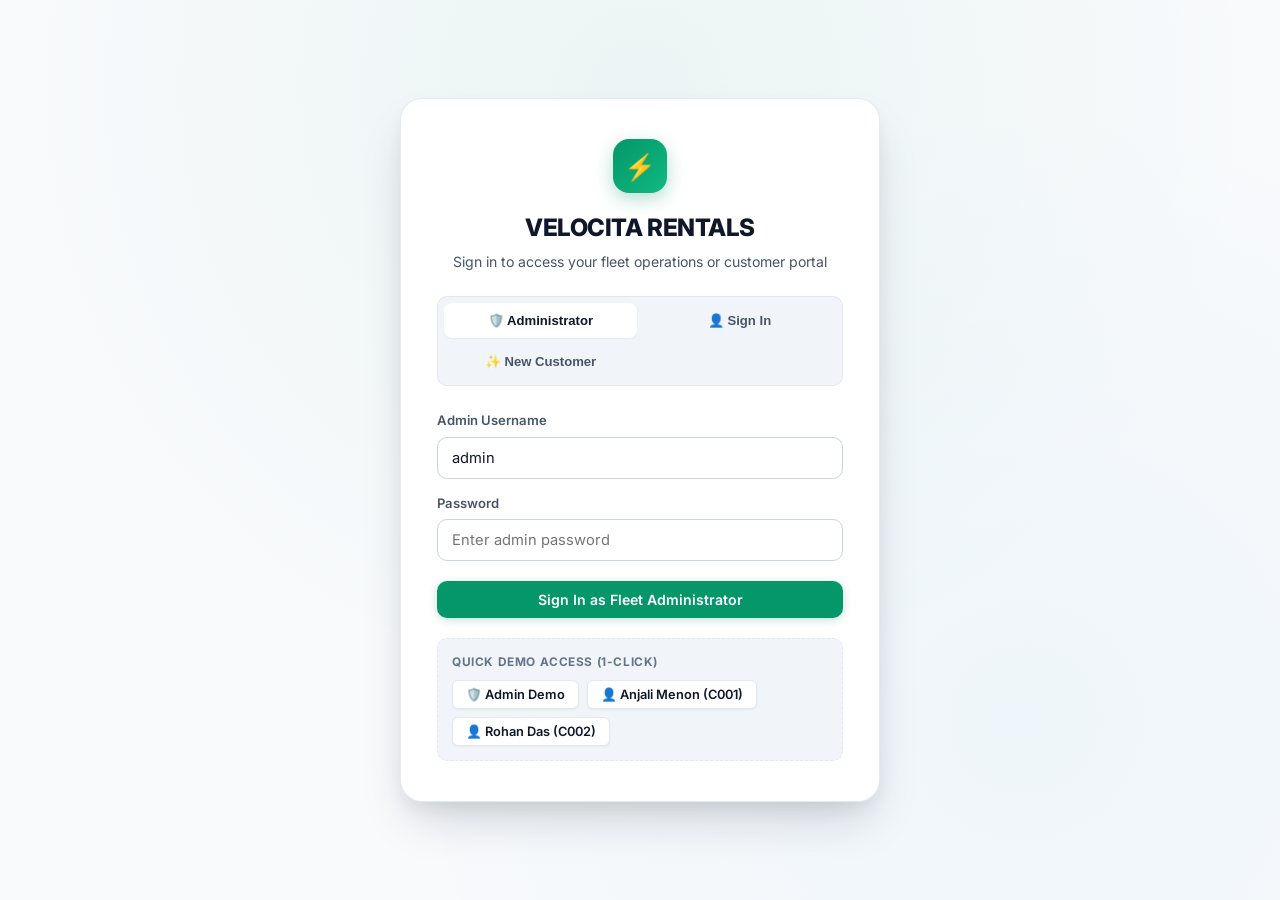
<file: index.html>
<!DOCTYPE html>
<html lang="en">
<head>
  <meta charset="UTF-8">
  <meta http-equiv="refresh" content="0; url=web/index.html">
  <title>Velocita — Vehicle Rental System</title>
  <script>
    window.location.replace("web/index.html");
  </script>
</head>
<body style="font-family: system-ui, -apple-system, sans-serif; display: flex; align-items: center; justify-content: center; height: 100vh; margin: 0; background: #f8fafc; color: #334155;">
  <div style="text-align: center; padding: 24px; background: white; border-radius: 12px; box-shadow: 0 4px 12px rgba(0,0,0,0.06); max-width: 420px;">
    <div style="font-size: 2.2rem; margin-bottom: 8px;">⚡</div>
    <h2 style="margin: 0 0 8px 0; font-size: 1.25rem; font-weight: 700; color: #0f172a;">Velocita Rental System</h2>
    <p style="margin: 0 0 16px 0; font-size: 0.9rem; color: #64748b;">Launching application...</p>
    <a href="web/index.html" style="display: inline-block; padding: 10px 20px; background: #0284c7; color: white; border-radius: 8px; text-decoration: none; font-weight: 600; font-size: 0.88rem;">Open Portal</a>
  </div>
</body>
</html>
</file>
<file: web/style.css>
/* ==========================================================================
   VELOCITA FLEET & VEHICLE RENTAL SYSTEM - ELEGANT LIGHT DESIGN SYSTEM
   Modern, minimalist, Scandinavian-inspired light aesthetic.
   Clean typography, airy spacing, refined shadows, and soft ambient color tints.
   Includes Login Portal, Admin Dashboard, and User/Customer Portal.
   ========================================================================== */

:root {
  /* Surface & Canvas (Default: Premium Light Theme) */
  --bg-primary: #f8fafc;
  --bg-surface: #ffffff;
  --bg-surface-elevated: #f1f5f9;
  --bg-surface-hover: #e2e8f0;
  
  --border-subtle: #e2e8f0;
  --border-card: rgba(226, 232, 240, 0.9);
  --border-input: #cbd5e1;
  --border-focus: #059669;
  
  --text-main: #0f172a;
  --text-muted: #475569;
  --text-dim: #64748b;
  --text-light: #94a3b8;
  
  /* Brand & Status Accents */
  --accent-emerald: #059669;
  --accent-emerald-soft: #ecfdf5;
  --accent-emerald-border: #a7f3d0;
  --accent-emerald-glow: rgba(5, 150, 105, 0.12);
  
  --accent-amber: #d97706;
  --accent-amber-soft: #fffbeb;
  --accent-amber-border: #fde68a;
  --accent-amber-glow: rgba(217, 119, 6, 0.12);
  
  --accent-rose: #e11d48;
  --accent-rose-soft: #fff1f2;
  --accent-rose-border: #fecdd3;
  --accent-rose-glow: rgba(225, 29, 72, 0.12);
  
  --accent-blue: #0284c7;
  --accent-blue-soft: #f0f9ff;
  --accent-blue-border: #bae6fd;
  
  --accent-purple: #7c3aed;
  --accent-purple-soft: #faf5ff;
  
  --radius-xs: 6px;
  --radius-sm: 10px;
  --radius-md: 16px;
  --radius-lg: 22px;
  --radius-pill: 9999px;
  
  --font-sans: 'Inter', -apple-system, BlinkMacSystemFont, 'Segoe UI', Roboto, sans-serif;
  --shadow-subtle: 0 1px 2px 0 rgba(0, 0, 0, 0.05);
  --shadow-card: 0 1px 3px rgba(0, 0, 0, 0.04), 0 8px 24px -4px rgba(15, 23, 42, 0.04);
  --shadow-hover: 0 12px 28px -6px rgba(15, 23, 42, 0.09), 0 4px 10px -2px rgba(15, 23, 42, 0.03);
  --shadow-modal: 0 25px 50px -12px rgba(15, 23, 42, 0.18), 0 10px 20px -5px rgba(15, 23, 42, 0.08);
  --transition: all 0.2s cubic-bezier(0.16, 1, 0.3, 1);
}

/* Optional Dark Theme Override */
[data-theme="dark"] {
  --bg-primary: #0b0f19;
  --bg-surface: #111827;
  --bg-surface-elevated: #1e293b;
  --bg-surface-hover: #26334d;
  --border-subtle: rgba(255, 255, 255, 0.08);
  --border-card: rgba(255, 255, 255, 0.08);
  --border-input: #334155;
  --border-focus: #10b981;
  --text-main: #f8fafc;
  --text-muted: #94a3b8;
  --text-dim: #64748b;
  --text-light: #475569;
  
  --accent-emerald: #10b981;
  --accent-emerald-soft: rgba(16, 185, 129, 0.15);
  --accent-emerald-border: rgba(16, 185, 129, 0.3);
  --accent-amber: #f59e0b;
  --accent-amber-soft: rgba(245, 158, 11, 0.15);
  --accent-amber-border: rgba(245, 158, 11, 0.3);
  --accent-rose: #f43f5e;
  --accent-rose-soft: rgba(244, 63, 94, 0.15);
  --accent-rose-border: rgba(244, 63, 94, 0.3);
  --accent-blue: #38bdf8;
  --accent-blue-soft: rgba(56, 189, 248, 0.15);
  --shadow-card: 0 10px 30px -10px rgba(0, 0, 0, 0.5);
  --shadow-hover: 0 20px 40px -15px rgba(0, 0, 0, 0.7);
}

* {
  box-sizing: border-box;
  margin: 0;
  padding: 0;
}

body {
  font-family: var(--font-sans);
  background-color: var(--bg-primary);
  color: var(--text-main);
  line-height: 1.55;
  -webkit-font-smoothing: antialiased;
  min-height: 100vh;
  display: flex;
  flex-direction: column;
}

.hidden {
  display: none !important;
}

/* Container */
.container {
  max-width: 1240px;
  margin: 0 auto;
  padding: 0 24px;
  width: 100%;
}

/* ==========================================================================
   LOGIN / AUTHENTICATION PORTAL
   ========================================================================== */
.login-wrapper {
  min-height: 100vh;
  display: flex;
  align-items: center;
  justify-content: center;
  padding: 30px 20px;
  background: radial-gradient(circle at 50% 10%, rgba(5, 150, 105, 0.05), transparent 60%),
              radial-gradient(circle at 80% 80%, rgba(2, 132, 199, 0.04), transparent 50%),
              var(--bg-primary);
}

.login-card {
  background: var(--bg-surface);
  border: 1px solid var(--border-card);
  border-radius: var(--radius-lg);
  width: 100%;
  max-width: 480px;
  box-shadow: var(--shadow-modal);
  padding: 40px 36px;
  text-align: center;
  animation: modalPop 0.3s cubic-bezier(0.16, 1, 0.3, 1);
}

.login-brand-icon {
  width: 54px;
  height: 54px;
  border-radius: 16px;
  background: linear-gradient(135deg, #059669, #10b981);
  color: #ffffff;
  display: grid;
  place-items: center;
  font-size: 1.6rem;
  font-weight: 800;
  margin: 0 auto 16px;
  box-shadow: 0 6px 18px rgba(5, 150, 105, 0.3);
}

.login-title {
  font-size: 1.5rem;
  font-weight: 800;
  color: var(--text-main);
  letter-spacing: -0.02em;
}

.login-subtitle {
  color: var(--text-muted);
  font-size: 0.88rem;
  margin-top: 4px;
  margin-bottom: 24px;
}

.role-switcher-box {
  display: grid;
  grid-template-columns: repeat(auto-fit, minmax(130px, 1fr));
  gap: 6px;
  background: var(--bg-surface-elevated);
  padding: 6px;
  border-radius: var(--radius-sm);
  margin-bottom: 24px;
  border: 1px solid var(--border-subtle);
}

.role-tab-btn {
  background: transparent;
  border: none;
  padding: 10px 8px;
  border-radius: 8px;
  font-size: 0.82rem;
  font-weight: 700;
  color: var(--text-muted);
  cursor: pointer;
  display: flex;
  align-items: center;
  justify-content: center;
  gap: 8px;
  transition: var(--transition);
}

.role-tab-btn.active {
  background: var(--bg-surface);
  color: var(--text-main);
  box-shadow: var(--shadow-subtle);
}

.quick-demo-login-box {
  background: var(--bg-surface-elevated);
  border: 1px dashed var(--border-subtle);
  border-radius: var(--radius-sm);
  padding: 14px;
  margin-top: 20px;
  text-align: left;
}

.quick-demo-login-box h5 {
  font-size: 0.74rem;
  text-transform: uppercase;
  letter-spacing: 0.05em;
  color: var(--text-dim);
  margin-bottom: 8px;
}

.quick-btn-group {
  display: flex;
  gap: 8px;
  flex-wrap: wrap;
}

/* ==========================================================================
   HEADER & NAVIGATION
   ========================================================================== */
header.app-header {
  background: rgba(255, 255, 255, 0.92);
  backdrop-filter: blur(14px);
  -webkit-backdrop-filter: blur(14px);
  border-bottom: 1px solid var(--border-subtle);
  position: sticky;
  top: 0;
  z-index: 100;
  transition: var(--transition);
}

[data-theme="dark"] header.app-header {
  background: rgba(17, 24, 39, 0.88);
}

.header-inner {
  display: flex;
  align-items: center;
  justify-content: space-between;
  height: 72px;
  gap: 16px;
}

.brand {
  display: flex;
  align-items: center;
  gap: 12px;
  text-decoration: none;
  color: var(--text-main);
}

.brand-icon {
  width: 42px;
  height: 42px;
  border-radius: 12px;
  background: linear-gradient(135deg, #059669, #10b981);
  color: #ffffff;
  display: grid;
  place-items: center;
  font-size: 1.25rem;
  font-weight: 800;
  box-shadow: 0 4px 12px rgba(5, 150, 105, 0.25);
}

.brand-text h1 {
  font-size: 1.15rem;
  font-weight: 800;
  letter-spacing: -0.02em;
  color: var(--text-main);
}

.brand-text p {
  font-size: 0.72rem;
  color: var(--text-muted);
  text-transform: uppercase;
  letter-spacing: 0.06em;
  font-weight: 600;
}

.user-session-badge {
  display: inline-flex;
  align-items: center;
  gap: 8px;
  padding: 6px 14px;
  border-radius: var(--radius-pill);
  font-size: 0.82rem;
  font-weight: 600;
  background: var(--bg-surface-elevated);
  border: 1px solid var(--border-subtle);
  color: var(--text-main);
}

.user-session-badge .role-indicator {
  font-size: 0.72rem;
  font-weight: 700;
  padding: 2px 8px;
  border-radius: var(--radius-pill);
  text-transform: uppercase;
  letter-spacing: 0.04em;
}

.role-admin {
  background: var(--accent-purple-soft);
  color: var(--accent-purple);
}

.role-customer {
  background: var(--accent-blue-soft);
  color: var(--accent-blue);
}

.header-status-badge {
  display: inline-flex;
  align-items: center;
  gap: 8px;
  padding: 6px 14px;
  border-radius: var(--radius-pill);
  font-size: 0.78rem;
  font-weight: 600;
  background: var(--accent-emerald-soft);
  color: var(--accent-emerald);
  border: 1px solid var(--accent-emerald-border);
}

.pulse-dot {
  width: 8px;
  height: 8px;
  border-radius: 50%;
  background-color: var(--accent-emerald);
  box-shadow: 0 0 8px var(--accent-emerald);
  animation: pulse 2s infinite;
}

@keyframes pulse {
  0% { transform: scale(0.95); box-shadow: 0 0 0 0 rgba(5, 150, 105, 0.6); }
  70% { transform: scale(1); box-shadow: 0 0 0 8px rgba(5, 150, 105, 0); }
  100% { transform: scale(0.95); box-shadow: 0 0 0 0 rgba(5, 150, 105, 0); }
}

.header-actions {
  display: flex;
  align-items: center;
  gap: 10px;
}

/* Theme Toggle Button */
.theme-toggle-btn {
  background: var(--bg-surface-elevated);
  border: 1px solid var(--border-subtle);
  color: var(--text-muted);
  width: 38px;
  height: 38px;
  border-radius: var(--radius-sm);
  display: grid;
  place-items: center;
  cursor: pointer;
  font-size: 1rem;
  transition: var(--transition);
}

.theme-toggle-btn:hover {
  background: var(--bg-surface-hover);
  color: var(--text-main);
}

/* ==========================================================================
   BUTTONS
   ========================================================================== */
.btn {
  display: inline-flex;
  align-items: center;
  justify-content: center;
  gap: 8px;
  padding: 9px 18px;
  border-radius: var(--radius-sm);
  font-size: 0.88rem;
  font-weight: 600;
  font-family: inherit;
  cursor: pointer;
  border: 1px solid transparent;
  transition: var(--transition);
  text-decoration: none;
  white-space: nowrap;
}

.btn:active {
  transform: scale(0.98);
}

.btn-primary {
  background: var(--accent-emerald);
  color: #ffffff;
  box-shadow: 0 2px 8px rgba(5, 150, 105, 0.25);
}

.btn-primary:hover {
  background: #047857;
  box-shadow: 0 4px 14px rgba(5, 150, 105, 0.35);
}

.btn-secondary {
  background: var(--bg-surface);
  color: var(--text-main);
  border: 1px solid var(--border-subtle);
  box-shadow: var(--shadow-subtle);
}

.btn-secondary:hover {
  background: var(--bg-surface-elevated);
  border-color: #cbd5e1;
}

.btn-outline {
  background: transparent;
  color: var(--text-muted);
  border: 1px solid var(--border-subtle);
}

.btn-outline:hover {
  background: var(--bg-surface-elevated);
  color: var(--text-main);
  border-color: #cbd5e1;
}

.btn-danger {
  background: var(--accent-rose-soft);
  color: var(--accent-rose);
  border: 1px solid var(--accent-rose-border);
}

.btn-danger:hover {
  background: var(--accent-rose);
  color: #ffffff;
}

.btn-sm {
  padding: 6px 13px;
  font-size: 0.8rem;
  border-radius: var(--radius-xs);
}

.btn-block {
  width: 100%;
}

.btn:disabled {
  opacity: 0.45;
  cursor: not-allowed;
  transform: none;
  box-shadow: none;
}

/* ==========================================================================
   USER PANEL WELCOME BANNER
   ========================================================================== */
.user-welcome-banner {
  background: linear-gradient(135deg, #ffffff 0%, var(--bg-surface-elevated) 100%);
  border: 1px solid var(--border-card);
  border-radius: var(--radius-md);
  padding: 26px 30px;
  margin: 24px 0;
  display: flex;
  justify-content: space-between;
  align-items: center;
  flex-wrap: wrap;
  gap: 20px;
  box-shadow: var(--shadow-card);
}

.user-welcome-text h2 {
  font-size: 1.4rem;
  font-weight: 800;
  color: var(--text-main);
}

.user-welcome-text p {
  color: var(--text-muted);
  font-size: 0.9rem;
  margin-top: 4px;
}

/* ==========================================================================
   METRICS GRID
   ========================================================================== */
.metrics-grid {
  display: grid;
  grid-template-columns: repeat(auto-fit, minmax(210px, 1fr));
  gap: 16px;
  margin: 28px 0;
}

.metric-card {
  background: var(--bg-surface);
  border: 1px solid var(--border-card);
  border-radius: var(--radius-md);
  padding: 20px 22px;
  display: flex;
  align-items: center;
  gap: 16px;
  box-shadow: var(--shadow-card);
  transition: var(--transition);
}

.metric-card:hover {
  transform: translateY(-2px);
  box-shadow: var(--shadow-hover);
  border-color: #cbd5e1;
}

.metric-icon-box {
  width: 50px;
  height: 50px;
  border-radius: 14px;
  display: grid;
  place-items: center;
  font-size: 1.45rem;
  flex-shrink: 0;
}

.metric-icon-blue { background: var(--accent-blue-soft); color: var(--accent-blue); }
.metric-icon-green { background: var(--accent-emerald-soft); color: var(--accent-emerald); }
.metric-icon-amber { background: var(--accent-amber-soft); color: var(--accent-amber); }
.metric-icon-purple { background: var(--accent-purple-soft); color: var(--accent-purple); }

.metric-data h4 {
  font-size: 0.76rem;
  font-weight: 600;
  color: var(--text-muted);
  text-transform: uppercase;
  letter-spacing: 0.05em;
}

.metric-data .value {
  font-size: 1.65rem;
  font-weight: 800;
  line-height: 1.2;
  margin-top: 3px;
  color: var(--text-main);
  letter-spacing: -0.02em;
}

/* ==========================================================================
   NAV TABS
   ========================================================================== */
.tabs-nav {
  display: flex;
  gap: 8px;
  border-bottom: 1px solid var(--border-subtle);
  margin-bottom: 24px;
  overflow-x: auto;
  scrollbar-width: none;
}

.tabs-nav::-webkit-scrollbar {
  display: none;
}

.tab-btn {
  background: transparent;
  border: none;
  color: var(--text-muted);
  font-family: inherit;
  font-size: 0.92rem;
  font-weight: 600;
  padding: 12px 18px;
  cursor: pointer;
  position: relative;
  display: inline-flex;
  align-items: center;
  gap: 8px;
  white-space: nowrap;
  transition: var(--transition);
  border-radius: var(--radius-sm) var(--radius-sm) 0 0;
}

.tab-btn:hover {
  color: var(--text-main);
  background: rgba(0, 0, 0, 0.02);
}

.tab-btn.active {
  color: var(--accent-emerald);
}

.tab-btn.active::after {
  content: '';
  position: absolute;
  bottom: -1px;
  left: 0;
  right: 0;
  height: 2px;
  background: var(--accent-emerald);
  border-radius: 2px 2px 0 0;
}

/* Tab Panels */
.tab-content {
  display: none;
}

.tab-content.active {
  display: block;
  animation: fadeIn 0.25s ease;
}

@keyframes fadeIn {
  from { opacity: 0; transform: translateY(6px); }
  to { opacity: 1; transform: translateY(0); }
}

/* ==========================================================================
   TOOLBAR & FILTERS
   ========================================================================== */
.toolbar {
  background: var(--bg-surface);
  border: 1px solid var(--border-card);
  border-radius: var(--radius-md);
  padding: 16px 20px;
  display: flex;
  flex-wrap: wrap;
  align-items: center;
  justify-content: space-between;
  gap: 16px;
  margin-bottom: 24px;
  box-shadow: var(--shadow-card);
}

.search-input-wrap {
  position: relative;
  flex: 1;
  min-width: 260px;
}

.search-input-wrap input {
  width: 100%;
  background: var(--bg-surface-elevated);
  border: 1px solid var(--border-input);
  color: var(--text-main);
  padding: 10px 14px 10px 38px;
  border-radius: var(--radius-sm);
  font-family: inherit;
  font-size: 0.88rem;
  transition: var(--transition);
}

.search-input-wrap input:focus {
  outline: none;
  background: #ffffff;
  border-color: var(--accent-emerald);
  box-shadow: 0 0 0 3px var(--accent-emerald-glow);
}

.search-icon {
  position: absolute;
  left: 12px;
  top: 50%;
  transform: translateY(-50%);
  color: var(--text-dim);
  pointer-events: none;
}

.filter-group {
  display: flex;
  align-items: center;
  gap: 8px;
  flex-wrap: wrap;
}

.chip-btn {
  background: var(--bg-surface-elevated);
  border: 1px solid var(--border-subtle);
  color: var(--text-muted);
  font-family: inherit;
  font-size: 0.82rem;
  font-weight: 600;
  padding: 7px 14px;
  border-radius: var(--radius-pill);
  cursor: pointer;
  transition: var(--transition);
}

.chip-btn:hover {
  color: var(--text-main);
  background: var(--bg-surface-hover);
}

.chip-btn.active {
  background: var(--accent-emerald-soft);
  color: var(--accent-emerald);
  border-color: var(--accent-emerald-border);
}

/* ==========================================================================
   FLEET CARDS
   ========================================================================== */
.fleet-grid {
  display: grid;
  grid-template-columns: repeat(auto-fill, minmax(290px, 1fr));
  gap: 20px;
  margin-bottom: 40px;
}

.vehicle-card {
  background: var(--bg-surface);
  border: 1px solid var(--border-card);
  border-radius: var(--radius-md);
  padding: 22px;
  display: flex;
  flex-direction: column;
  gap: 16px;
  box-shadow: var(--shadow-card);
  transition: var(--transition);
  position: relative;
}

.vehicle-card:hover {
  transform: translateY(-3px);
  box-shadow: var(--shadow-hover);
  border-color: #cbd5e1;
}

.vehicle-card-top {
  display: flex;
  justify-content: space-between;
  align-items: flex-start;
}

.vehicle-type-icon {
  width: 48px;
  height: 48px;
  border-radius: 12px;
  background: var(--bg-surface-elevated);
  display: grid;
  place-items: center;
  font-size: 1.5rem;
}

/* Status Badges */
.badge {
  display: inline-flex;
  align-items: center;
  gap: 6px;
  padding: 4px 10px;
  border-radius: var(--radius-pill);
  font-size: 0.72rem;
  font-weight: 700;
  letter-spacing: 0.04em;
  text-transform: uppercase;
}

.badge::before {
  content: '';
  width: 6px;
  height: 6px;
  border-radius: 50%;
  background: currentColor;
}

.badge-available {
  background: var(--accent-emerald-soft);
  color: var(--accent-emerald);
  border: 1px solid var(--accent-emerald-border);
}

.badge-rented {
  background: var(--accent-amber-soft);
  color: var(--accent-amber);
  border: 1px solid var(--accent-amber-border);
}

.badge-maintenance {
  background: var(--bg-surface-elevated);
  color: var(--text-dim);
  border: 1px solid var(--border-subtle);
}

.vehicle-title-block h3 {
  font-size: 1.15rem;
  font-weight: 700;
  margin-bottom: 3px;
  color: var(--text-main);
}

.vehicle-title-block .meta {
  font-size: 0.8rem;
  color: var(--text-dim);
  display: flex;
  align-items: center;
  gap: 8px;
}

.vehicle-specs {
  background: var(--bg-surface-elevated);
  border-radius: var(--radius-sm);
  padding: 10px 12px;
  font-size: 0.82rem;
  color: var(--text-muted);
  display: flex;
  align-items: center;
  gap: 8px;
}

.vehicle-rate-row {
  display: flex;
  align-items: baseline;
  justify-content: space-between;
  margin-top: auto;
  padding-top: 14px;
  border-top: 1px solid var(--border-subtle);
}

.rate-figure {
  font-size: 1.35rem;
  font-weight: 800;
  color: var(--text-main);
  letter-spacing: -0.02em;
}

.rate-figure span {
  font-size: 0.8rem;
  font-weight: 500;
  color: var(--text-dim);
}

.vehicle-actions {
  display: grid;
  grid-template-columns: 1fr auto auto;
  gap: 8px;
  align-items: center;
}

/* ==========================================================================
   PANELS & FORMS
   ========================================================================== */
.panel-card {
  background: var(--bg-surface);
  border: 1px solid var(--border-card);
  border-radius: var(--radius-lg);
  padding: 30px;
  box-shadow: var(--shadow-card);
  margin-bottom: 30px;
}

.panel-header {
  margin-bottom: 24px;
}

.panel-header h2 {
  font-size: 1.35rem;
  font-weight: 800;
  letter-spacing: -0.01em;
  color: var(--text-main);
}

.panel-header p {
  color: var(--text-muted);
  font-size: 0.88rem;
  margin-top: 4px;
}

.form-grid {
  display: grid;
  grid-template-columns: repeat(auto-fit, minmax(240px, 1fr));
  gap: 18px;
  margin-bottom: 20px;
}

.form-group {
  display: flex;
  flex-direction: column;
  gap: 6px;
  text-align: left;
}

.form-group label {
  font-size: 0.82rem;
  font-weight: 600;
  color: var(--text-muted);
}

.form-group input,
.form-group select {
  background: #ffffff;
  border: 1px solid var(--border-input);
  color: var(--text-main);
  padding: 11px 14px;
  border-radius: var(--radius-sm);
  font-family: inherit;
  font-size: 0.92rem;
  transition: var(--transition);
}

.form-group input:focus,
.form-group select:focus {
  outline: none;
  border-color: var(--accent-emerald);
  box-shadow: 0 0 0 3px var(--accent-emerald-glow);
}

/* Calculation summary box */
.calc-summary {
  background: var(--bg-surface-elevated);
  border: 1px solid var(--border-subtle);
  border-radius: var(--radius-md);
  padding: 22px;
  margin: 22px 0;
}

.calc-summary-title {
  font-size: 0.8rem;
  font-weight: 700;
  text-transform: uppercase;
  letter-spacing: 0.06em;
  color: var(--text-dim);
  margin-bottom: 12px;
}

.calc-row {
  display: flex;
  justify-content: space-between;
  align-items: center;
  padding: 7px 0;
  font-size: 0.9rem;
  color: var(--text-muted);
}

.calc-row.highlight {
  color: var(--text-main);
  font-weight: 700;
}

.calc-row.total {
  border-top: 1px dashed var(--border-subtle);
  margin-top: 10px;
  padding-top: 14px;
  font-size: 1.2rem;
  font-weight: 800;
  color: var(--accent-emerald);
  letter-spacing: -0.01em;
}

.calc-row.penalty {
  color: var(--accent-rose);
  font-weight: 700;
}

/* ==========================================================================
   DATA TABLES
   ========================================================================== */
.table-container {
  overflow-x: auto;
  border: 1px solid var(--border-card);
  border-radius: var(--radius-md);
  background: var(--bg-surface);
  box-shadow: var(--shadow-subtle);
}

table.data-table {
  width: 100%;
  border-collapse: collapse;
  text-align: left;
  font-size: 0.88rem;
}

table.data-table th {
  background: var(--bg-surface-elevated);
  padding: 13px 18px;
  font-size: 0.74rem;
  font-weight: 700;
  text-transform: uppercase;
  letter-spacing: 0.05em;
  color: var(--text-dim);
  border-bottom: 1px solid var(--border-subtle);
}

table.data-table td {
  padding: 14px 18px;
  border-bottom: 1px solid var(--border-subtle);
  color: var(--text-main);
}

table.data-table tr:last-child td {
  border-bottom: none;
}

table.data-table tr:hover td {
  background: var(--bg-surface-elevated);
}

/* ==========================================================================
   MODALS & TOASTS
   ========================================================================== */
.modal-backdrop {
  position: fixed;
  inset: 0;
  background: rgba(15, 23, 42, 0.45);
  backdrop-filter: blur(8px);
  -webkit-backdrop-filter: blur(8px);
  display: none;
  align-items: center;
  justify-content: center;
  z-index: 1000;
  padding: 20px;
}

.modal-backdrop.open {
  display: flex;
}

.modal-card {
  background: var(--bg-surface);
  border: 1px solid var(--border-subtle);
  border-radius: var(--radius-lg);
  width: 100%;
  max-width: 520px;
  max-height: 90vh;
  overflow-y: auto;
  box-shadow: var(--shadow-modal);
  padding: 30px;
  animation: modalPop 0.25s cubic-bezier(0.16, 1, 0.3, 1);
}

@keyframes modalPop {
  from { opacity: 0; transform: scale(0.96) translateY(8px); }
  to { opacity: 1; transform: scale(1) translateY(0); }
}

.modal-header {
  display: flex;
  align-items: center;
  justify-content: space-between;
  margin-bottom: 22px;
}

.modal-header h3 {
  font-size: 1.25rem;
  font-weight: 800;
  color: var(--text-main);
  letter-spacing: -0.01em;
}

.close-btn {
  background: transparent;
  border: none;
  color: var(--text-dim);
  font-size: 1.5rem;
  cursor: pointer;
  line-height: 1;
  padding: 4px;
  border-radius: 6px;
  transition: var(--transition);
}

.close-btn:hover {
  background: var(--bg-surface-elevated);
  color: var(--text-main);
}

#toast-container {
  position: fixed;
  bottom: 24px;
  right: 24px;
  display: flex;
  flex-direction: column;
  gap: 10px;
  z-index: 2000;
  pointer-events: none;
}

.toast {
  pointer-events: auto;
  background: var(--bg-surface);
  border: 1px solid var(--border-subtle);
  border-radius: var(--radius-sm);
  padding: 13px 18px;
  box-shadow: var(--shadow-hover);
  display: flex;
  align-items: center;
  gap: 12px;
  font-size: 0.88rem;
  min-width: 290px;
  color: var(--text-main);
  animation: toastIn 0.3s cubic-bezier(0.16, 1, 0.3, 1);
}

@keyframes toastIn {
  from { opacity: 0; transform: translateX(20px); }
  to { opacity: 1; transform: translateX(0); }
}

.toast.success { border-left: 4px solid var(--accent-emerald); }
.toast.error { border-left: 4px solid var(--accent-rose); }
.toast.info { border-left: 4px solid var(--accent-blue); }

.preset-chip {
  background: var(--bg-surface-elevated);
  border: 1px solid var(--border-card);
  color: var(--text-main);
  padding: 5px 12px;
  border-radius: 999px;
  font-size: 0.78rem;
  font-weight: 600;
  cursor: pointer;
  transition: var(--transition);
  font-family: inherit;
}
.preset-chip:hover {
  background: var(--accent-emerald-soft);
  color: var(--accent-emerald);
  border-color: var(--accent-emerald-border);
  transform: translateY(-1px);
}

footer.app-footer {
  margin-top: auto;
  background: var(--bg-surface);
  border-top: 1px solid var(--border-subtle);
  padding: 24px 0;
  color: var(--text-dim);
  font-size: 0.82rem;
}

.footer-inner {
  display: flex;
  justify-content: space-between;
  align-items: center;
  flex-wrap: wrap;
  gap: 16px;
}

@media (max-width: 768px) {
  .header-inner { height: auto; padding: 14px 0; flex-wrap: wrap; }
  .toolbar { flex-direction: column; align-items: stretch; }
  .vehicle-actions { grid-template-columns: 1fr; }
  .metrics-grid { grid-template-columns: 1fr 1fr; }
}

@media (max-width: 480px) {
  .metrics-grid { grid-template-columns: 1fr; }
}
</file>
